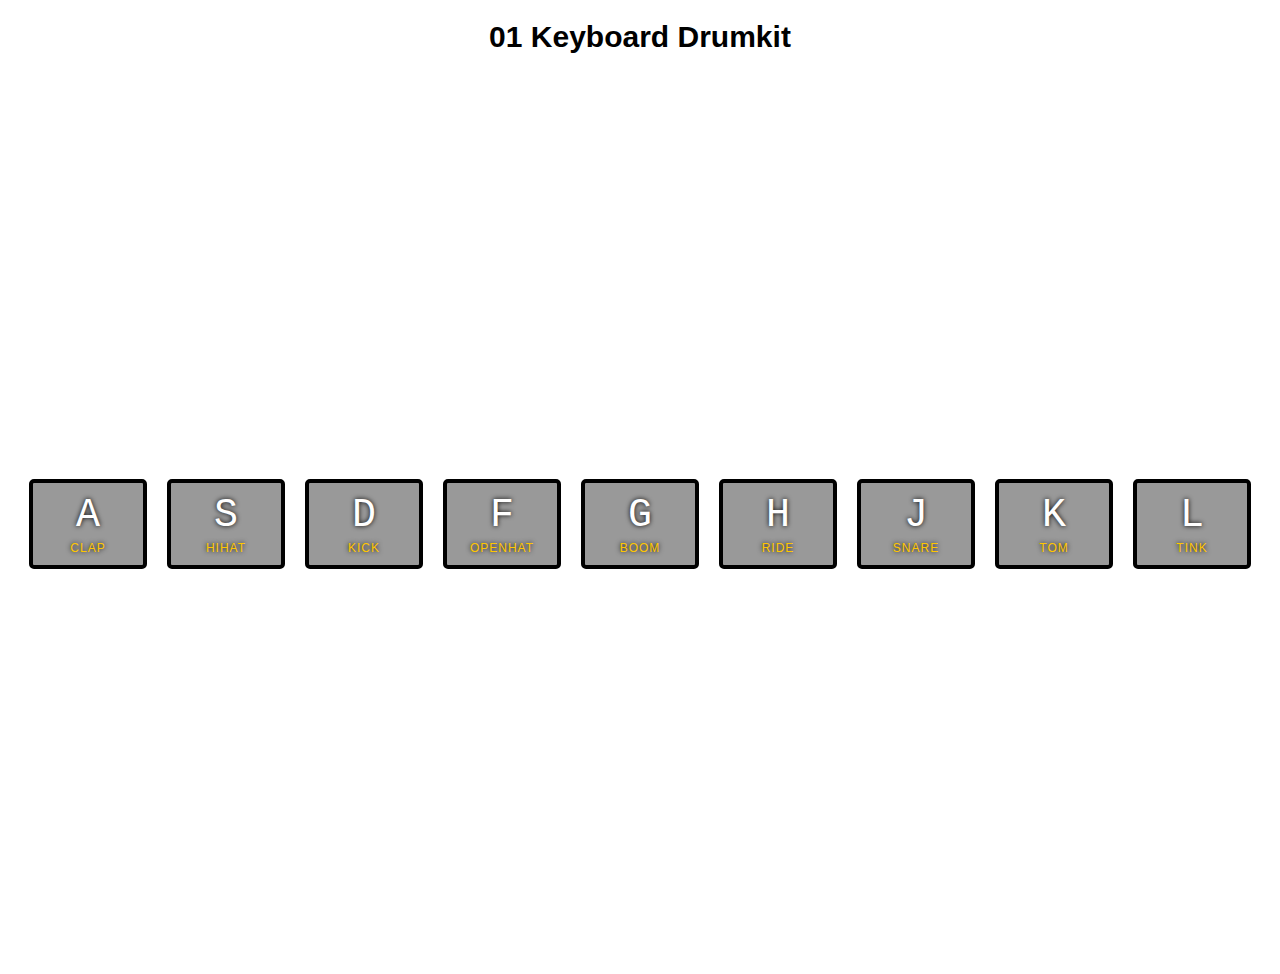
<file: 01_JavaScript_DrumKit/index.html>
<!DOCTYPE html>
<html lang="en">
  <head>
    <!-- Meta Tags -->
    <meta charset="UTF-8">
    <meta http-equiv="X-UA-Compatible" content="IE=edge">
    <meta name="viewport" content="width=device-width, initial-scale=1">
    <meta name="description" content="JavaScript, jQuery and CSS made Keyboard Drumkit">
    <meta name="keywords" content="Drumkit, oliviaboertje, HTML, CSS, jQuery, JavaScript, frontend, web development">
    <meta name="author" content="Olivia Boertje">

    <title> Keyboard Drumkit </title>

       <!-- CSS -->
     <link href="style.css" type="text/css" rel="stylesheet">

</head>
<body>
<header>
   <h1> 01 Keyboard Drumkit </h1>
</header>

  <div class="keys">
    <div data-key="65" class="key">
      <kbd>A</kbd>
      <span class="sound">clap</span>
    </div>
    <div data-key="83" class="key">
      <kbd>S</kbd>
      <span class="sound">hihat</span>
    </div>
    <div data-key="68" class="key">
      <kbd>D</kbd>
      <span class="sound">kick</span>
    </div>
    <div data-key="70" class="key">
      <kbd>F</kbd>
      <span class="sound">openhat</span>
    </div>
    <div data-key="71" class="key">
      <kbd>G</kbd>
      <span class="sound">boom</span>
    </div>
    <div data-key="72" class="key">
      <kbd>H</kbd>
      <span class="sound">ride</span>
    </div>
    <div data-key="74" class="key">
      <kbd>J</kbd>
      <span class="sound">snare</span>
    </div>
    <div data-key="75" class="key">
      <kbd>K</kbd>
      <span class="sound">tom</span>
    </div>
    <div data-key="76" class="key">
      <kbd>L</kbd>
      <span class="sound">tink</span>
    </div>
  </div>

  <audio data-key="65" src="sounds/clap.wav"></audio>
  <audio data-key="83" src="sounds/hihat.wav"></audio>
  <audio data-key="68" src="sounds/kick.wav"></audio>
  <audio data-key="70" src="sounds/openhat.wav"></audio>
  <audio data-key="71" src="sounds/boom.wav"></audio>
  <audio data-key="72" src="sounds/ride.wav"></audio>
  <audio data-key="74" src="sounds/snare.wav"></audio>
  <audio data-key="75" src="sounds/tom.wav"></audio>
  <audio data-key="76" src="sounds/tink.wav"></audio>

<script src="index.js"> </script>


</body>
</html>
</file>
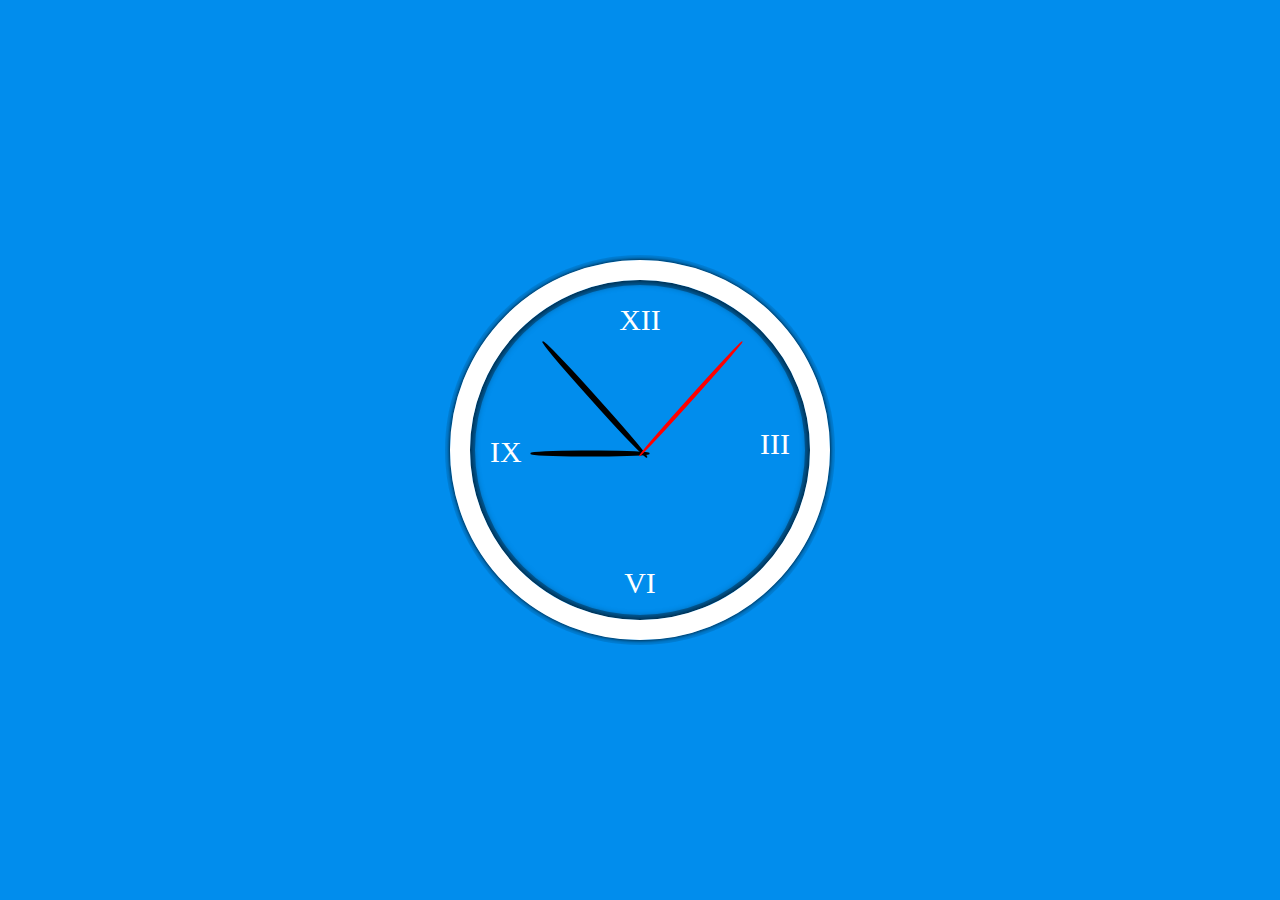
<file: 02_JS_Clock/index.html>
<!DOCTYPE html>
<html lang="en">
  <head>
    <!-- Meta Tags -->
    <meta charset="UTF-8">
    <meta http-equiv="X-UA-Compatible" content="IE=edge">
    <meta name="viewport" content="width=device-width, initial-scale=1">
    <meta name="description" content="JavaScript and CSS made analogue clock">
    <meta name="keywords" content="clock, oliviaboertje, HTML, CSS, JS, JavaScript, frontend, web development">
    <meta name="author" content="Olivia Boertje">

    <title> Analogue Clock </title>

       <!-- CSS -->
     <link href="style.css" type="text/css" rel="stylesheet">

</head>
<body>


   <div class="clock">


     <div class="clock-face">

      <!-- Add some numbers to make more like a clock -->
      <div class="clock-numbers">
         <p class="twelve"> XII </p>
          <p class="three"> III </p>
          <p class="six"> VI </p>
          <p class="nine"> IX </p>
      </div>

      <!-- apply a rotate to each of the hands -->
     <div class="hand hour-hand"></div>
     <div class="hand min-hand"></div>
     <div class="hand second-hand"></div>
   </div>

</div>

<script src="index.js"> </script>
</body>
</html>
</file>
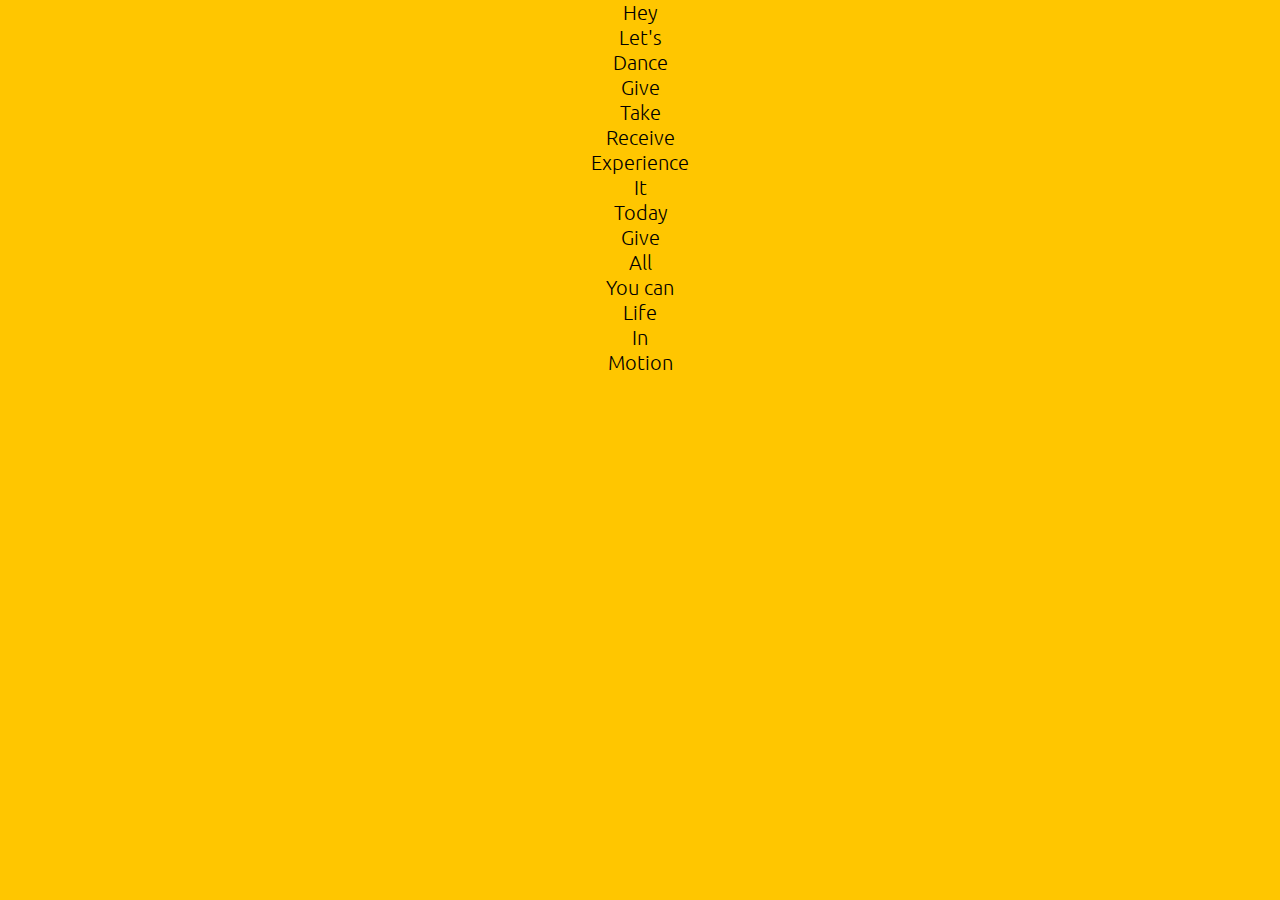
<file: 05_Flex_Panel_Gallery/index.html>
<!DOCTYPE html>
<html lang="en">
<head>
  <meta charset="UTF-8">
  <title>Flex Panels</title>
  <link href='https://fonts.googleapis.com/css?family=Amatic+SC' rel='stylesheet' type='text/css'>
  <link rel="stylesheet" href="main.css">

  </head>
<body>

  <div class="panels">
    <div class="panel panel1">
      <p>Hey</p>
      <p>Let's</p>
      <p>Dance</p>
    </div>
    <div class="panel panel2">
      <p>Give</p>
      <p>Take</p>
      <p>Receive</p>
    </div>
    <div class="panel panel3">
      <p>Experience</p>
      <p>It</p>
      <p>Today</p>
    </div>
    <div class="panel panel4">
      <p>Give</p>
      <p>All</p>
      <p>You can</p>
    </div>
    <div class="panel panel5">
      <p>Life</p>
      <p>In</p>
      <p>Motion</p>
    </div>
  </div>

  <script src="index.js"> </script>
</body>
</file>
<file: 01_JavaScript_DrumKit/style.css>
html {
  font-size: 10px;
  background: url(https://wallpaperscraft.com/image/background_faded_stains_light_47125_602x339.jpg) bottom center;
  background-size: cover;
}

body,html {
  margin: 0;
  padding: 0;
  font-family: sans-serif;
}

h1{
   color: black;
   font-size: 3rem;
  text-align: center;
}

.keys {
  display: flex;
  flex: 1;
  min-height: 100vh;
  align-items: center;
  justify-content: center;
}

.key {
  border: .4rem solid black;
  border-radius: .5rem;
  margin: 1rem;
  font-size: 1.5rem;
  padding: 1rem .5rem;
  transition: all .07s ease;
  width: 10rem;
  text-align: center;
  color: white;
  background: rgba(0,0,0,0.4);
  text-shadow: 0 0 .5rem black;
}

.playing {
  transform: scale(1.1);
  border-color: #ffc600;
  box-shadow: 0 0 1rem #ffc600;
}

kbd {
  display: block;
  font-size: 4rem;
}

.sound {
  font-size: 1.2rem;
  text-transform: uppercase;
  letter-spacing: .1rem;
  color: #ffc600;
}
</file>
<file: 02_JS_Clock/style.css>
*{
  margin: 0;
  padding: 0;
}
html {
  padding: 0;
  margin: 0;
  background: #018ded url(http://unsplash.it/1500/1000?image=881&blur=50);
  background-size: cover;
  font-size: 10px;
  text-align: center;
}
body {
  display: flex;
  height: 100vh;
  flex-flow: row nowrap;
  align-items: center;
  overflow: hidden;
}

.title {
  color: white;
  position: relative;
  padding: 10px 20px;
}
.clock {
  position: relative;
  border-radius: 50%;
  margin: 0 auto;
  border: 20px solid white;
  height: 30rem;
  width: 30rem;
  box-shadow: 0 0 0 5px rgba(0, 0, 0, 0.1), 0 0 4px black, inset 0 0 8px black,
    inset 0 0 0 5px rgba(0, 0, 0, 0.3);
  padding: 2rem;
}
.clock-numbers {
  color: white;
  margin: 0;
  text-align: center;


}
.twelve {
  color: white;
  font-size: 3rem;
  margin-top: 1%;

}
.three{
  color: white;
  font-size: 3rem;
  text-align:right;
  margin-top: 30%;
}
.six {
  color: white;
  font-size: 3rem;
  margin-top: 35%;

}
.nine {
  color: white;
  font-size: 3rem;
  text-align:left;
  margin-top: -55%;
  position: relative;

}
.clock-face {
  position: relative;
  width: 100%;
  height: 100%;
}

.hand {
  position: absolute;
  left: 50%;
  bottom: 50%;
  height: 50%;
  transition: transform 0.05s cubic-bezier(0, 2, 0.5, 1);
  transform-origin: 50% 100%;
}

.hand::before {
  content: "";
  display: block;
  position: relative;
  bottom: 0;
  border-radius: 42.5%;
  border: 3px solid black;
  height: 100%;
}

.hour-hand {
  height: 37.5%;
}

.second-hand::before {
  border: 2px solid red;
}
</file>
<file: 05_Flex_Panel_Gallery/main.css>
@import url('https://fonts.googleapis.com/css?family=Ubuntu');

html {
      box-sizing: border-box;
      background:#ffc600;
      font-family:'Ubuntu', sans-serif;
      font-size: 20px;
      font-weight: 200;

    }
    body {
      margin: 0;

    }
    *, *:before, *:after {
      box-sizing: inherit;
    }
    .cta {
      color:white;
      text-decoration: none;
    }
    .panel1 {
      background-image: url(https://source.unsplash.com/gYl-UtwNg_I/1500x1500);
    }
    .panel2 {
      background-image: url(https://thumbs.dreamstime.com/b/lilac-purple-star-fade-background-bokeh-sparkling-stars-fading-towards-solid-colour-copy-space-left-side-35412230.jpg);
    }
    .panel3 {
      background-image: url(http://hdphonewallpapers.com/content/h1A9UrFQHYsG8DkOitn2wcGbge2PvFnouwdl1OS8lzSCzQxJVNDABaeEuhbzzzdB.jpg);
    }
    .panel4 {
      background-image: url(https://www.google.co.uk/imgres?imgurl=http%3A%2F%2Feeaa.us%2Fwp-content%2Fuploads%2F2013%2F03%2FGreen-fade-1.png&imgrefurl=http%3A%2F%2Feeaa.us%2Fgreen-fade-1-png%2F&docid=i4gNnD5bYFTZGM&tbnid=qMF8z-0x_mLGXM%3A&vet=10ahUKEwjdj4jcwrzXAhXRjKQKHZfuCXoQMwh9KAEwAQ..i&w=1500&h=2000&bih=776&biw=1178&q=green%20fade&ved=0ahUKEwjdj4jcwrzXAhXRjKQKHZfuCXoQMwh9KAEwAQ&iact=mrc&uact=8);
    }
    .panel5 {
      background-image: url(https://source.unsplash.com/3MNzGlQM7qs/1500x1500);
    }

    .panel > * {
      margin:0;
      width: 100%;
      transition:transform 0.5s;
      flex: 1 0 auto;
      display:flex;
      justify-content: center;
      align-items: center;
    }
</file>
